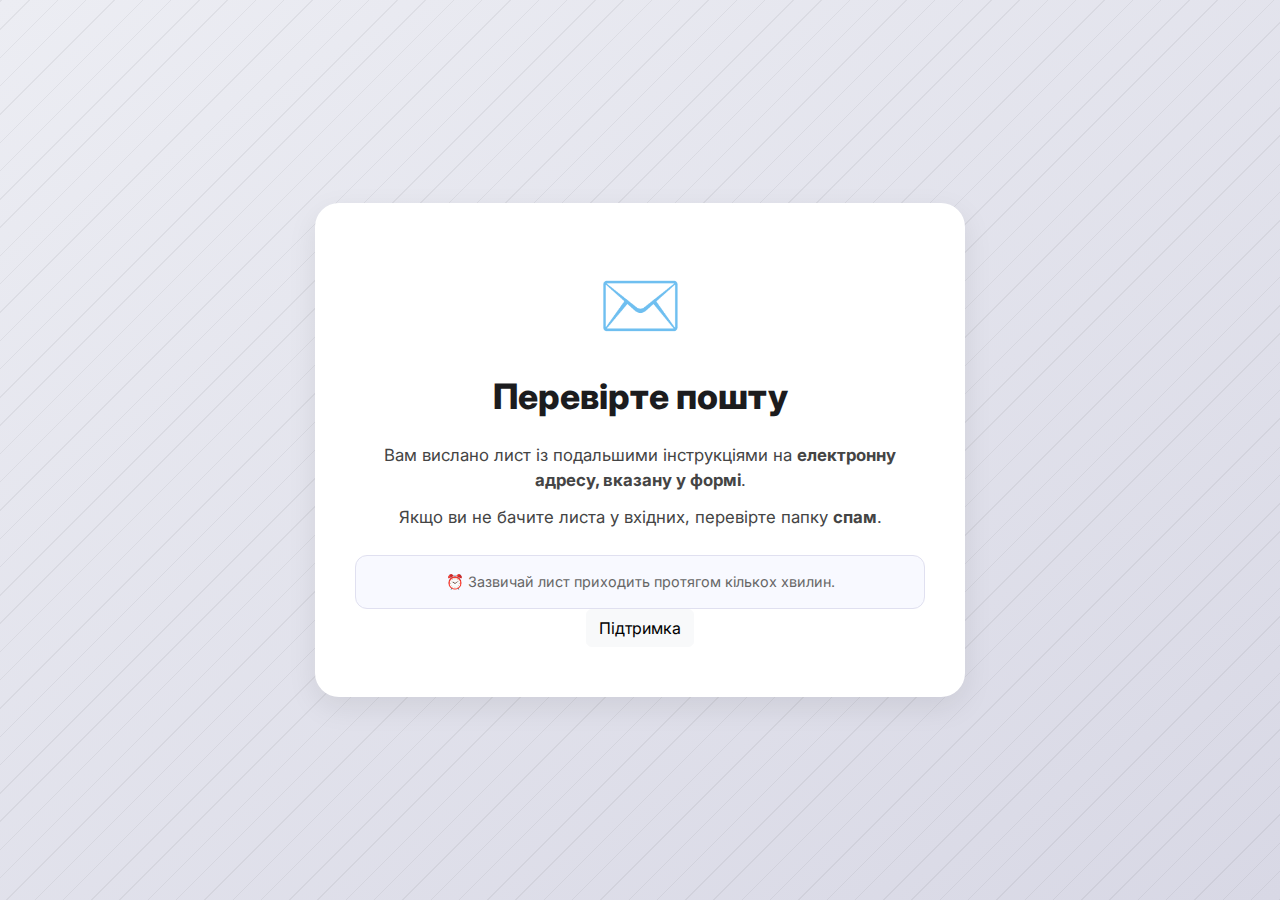
<file: form-end.html>
<!DOCTYPE html>
<html lang="uk">
<head>
<meta charset="UTF-8">
<meta name="viewport" content="width=device-width, initial-scale=1.0">
<title>Перевірте пошту</title>
<link href="https://cdn.jsdelivr.net/npm/bootstrap@5.3.2/dist/css/bootstrap.min.css" rel="stylesheet">
<link href="https://fonts.googleapis.com/css2?family=Inter:wght@400;600;700;800&display=swap" rel="stylesheet">
<style>
body{
  background:
    repeating-linear-gradient(-45deg, rgba(0,0,0,0.05), rgba(0,0,0,0.05) 1px, transparent 1px, transparent 20px),
    linear-gradient(150deg, #ecedf3 0%, #d8d8e5 100%);
  font-family: "Inter", sans-serif;
  display: flex;
  justify-content: center;
  align-items: center;
  min-height: 100vh;
  padding: 20px;
}
.container{
  max-width: 650px;
  background: #fff;
  border-radius: 24px;
  padding: 50px 40px;
  box-shadow: 0 10px 30px rgba(0,0,0,0.08);
  text-align: center;
}
h1{
  font-weight: 800;
  font-size: 2.2rem;
  color: #1c1c1e;
  margin-bottom: 25px;
}
.status-icon{
  font-size: 68px;
  color: #007aff;
  margin-bottom: 20px;
}
p{
  font-size: 1.05rem;
  color: #444;
  margin-bottom: 12px;
}
.note{
  font-size: 0.9rem;
  color: #666;
  margin-top: 25px;
  padding: 15px;
  background: #f8f9ff;
  border-radius: 12px;
  border: 1px solid #e0e0f0;
}
.support-btn{
  display: inline-block;
  margin-top: 25px;
  background: #0d6efd;
  color: #fff;
  padding: 10px 18px;
  border-radius: 6px;
  text-decoration: none;
  font-weight: 500;
  transition: all 0.2s ease;
}
.support-btn:hover{
  background: #0b5ed7;
  color: #fff;
}
</style>
</head>
<body>
  <div class="container">
    <div class="status-icon">✉️</div>
    <h1>Перевірте пошту</h1>
    <p>Вам вислано лист із подальшими інструкціями на <b>електронну адресу, вказану у формі</b>.</p>
    <p>Якщо ви не бачите листа у вхідних, перевірте папку <b>спам</b>.</p>
    <div class="note">
      ⏰ Зазвичай лист приходить протягом кількох хвилин.
    </div>

    <!-- Кнопка підтримки -->
    <a href="https://forms.gle/j2hVu45YumxtGspE7" target="_blank" class="btn btn-light">
      Підтримка
    </a>
  </div>
</body>
</html>
</file>
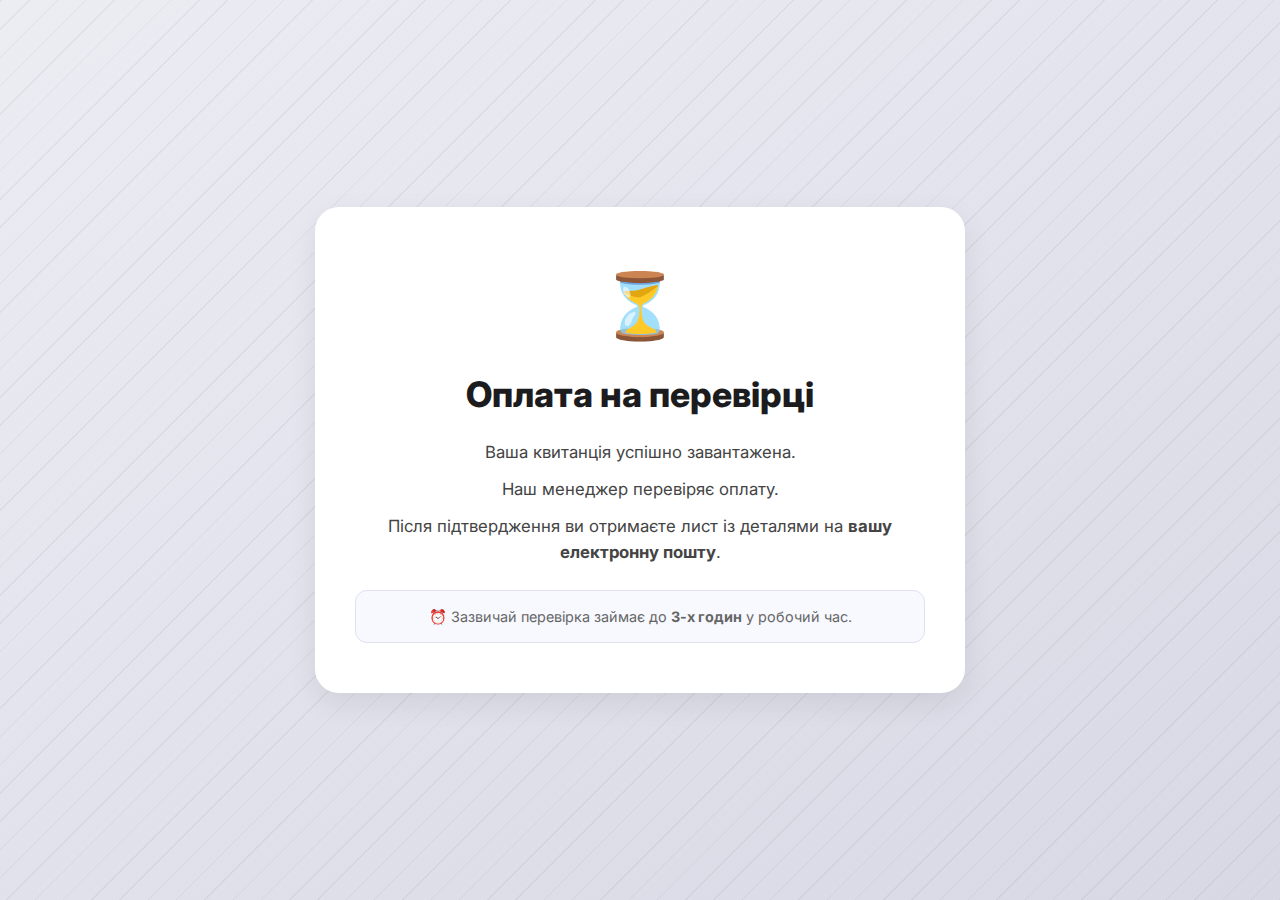
<file: thank-you-page.html>
<!DOCTYPE html>
<html lang="uk">
<head>
<meta charset="UTF-8">
<meta name="viewport" content="width=device-width, initial-scale=1.0">
<title>Оплата на перевірці</title>
<link href="https://cdn.jsdelivr.net/npm/bootstrap@5.3.2/dist/css/bootstrap.min.css" rel="stylesheet">
<link href="https://fonts.googleapis.com/css2?family=Inter:wght@400;600;700;800&display=swap" rel="stylesheet">
<style>
body{
  background:
    repeating-linear-gradient(-45deg, rgba(0,0,0,0.05), rgba(0,0,0,0.05) 1px, transparent 1px, transparent 20px),
    linear-gradient(150deg, #ecedf3 0%, #d8d8e5 100%);
  font-family: "Inter", sans-serif;
  display: flex;
  justify-content: center;
  align-items: center;
  min-height: 100vh;
  padding: 20px;
}
.container{
  max-width: 650px;
  background: #fff;
  border-radius: 24px;
  padding: 50px 40px;
  box-shadow: 0 10px 30px rgba(0,0,0,0.08);
  text-align: center;
}
h1{
  font-weight: 800;
  font-size: 2.2rem;
  color: #1c1c1e;
  margin-bottom: 25px;
}
.status-icon{
  font-size: 64px;
  color: #007aff;
  margin-bottom: 20px;
}
p{
  font-size: 1.05rem;
  color: #444;
  margin-bottom: 12px;
}
.note{
  font-size: 0.9rem;
  color: #666;
  margin-top: 25px;
  padding: 15px;
  background: #f8f9ff;
  border-radius: 12px;
  border: 1px solid #e0e0f0;
}
</style>
</head>
<body>
  <div class="container">
    <div class="status-icon">⏳</div>
    <h1>Оплата на перевірці</h1>
    <p>Ваша квитанція успішно завантажена.</p>
    <p>Наш менеджер перевіряє оплату.</p>
    <p>Після підтвердження ви отримаєте лист із деталями на <b>вашу електронну пошту</b>.</p>
    <div class="note">
      ⏰ Зазвичай перевірка займає до <b>3-х годин</b> у робочий час.
    </div>
  </div>
</body>
</html>
</file>
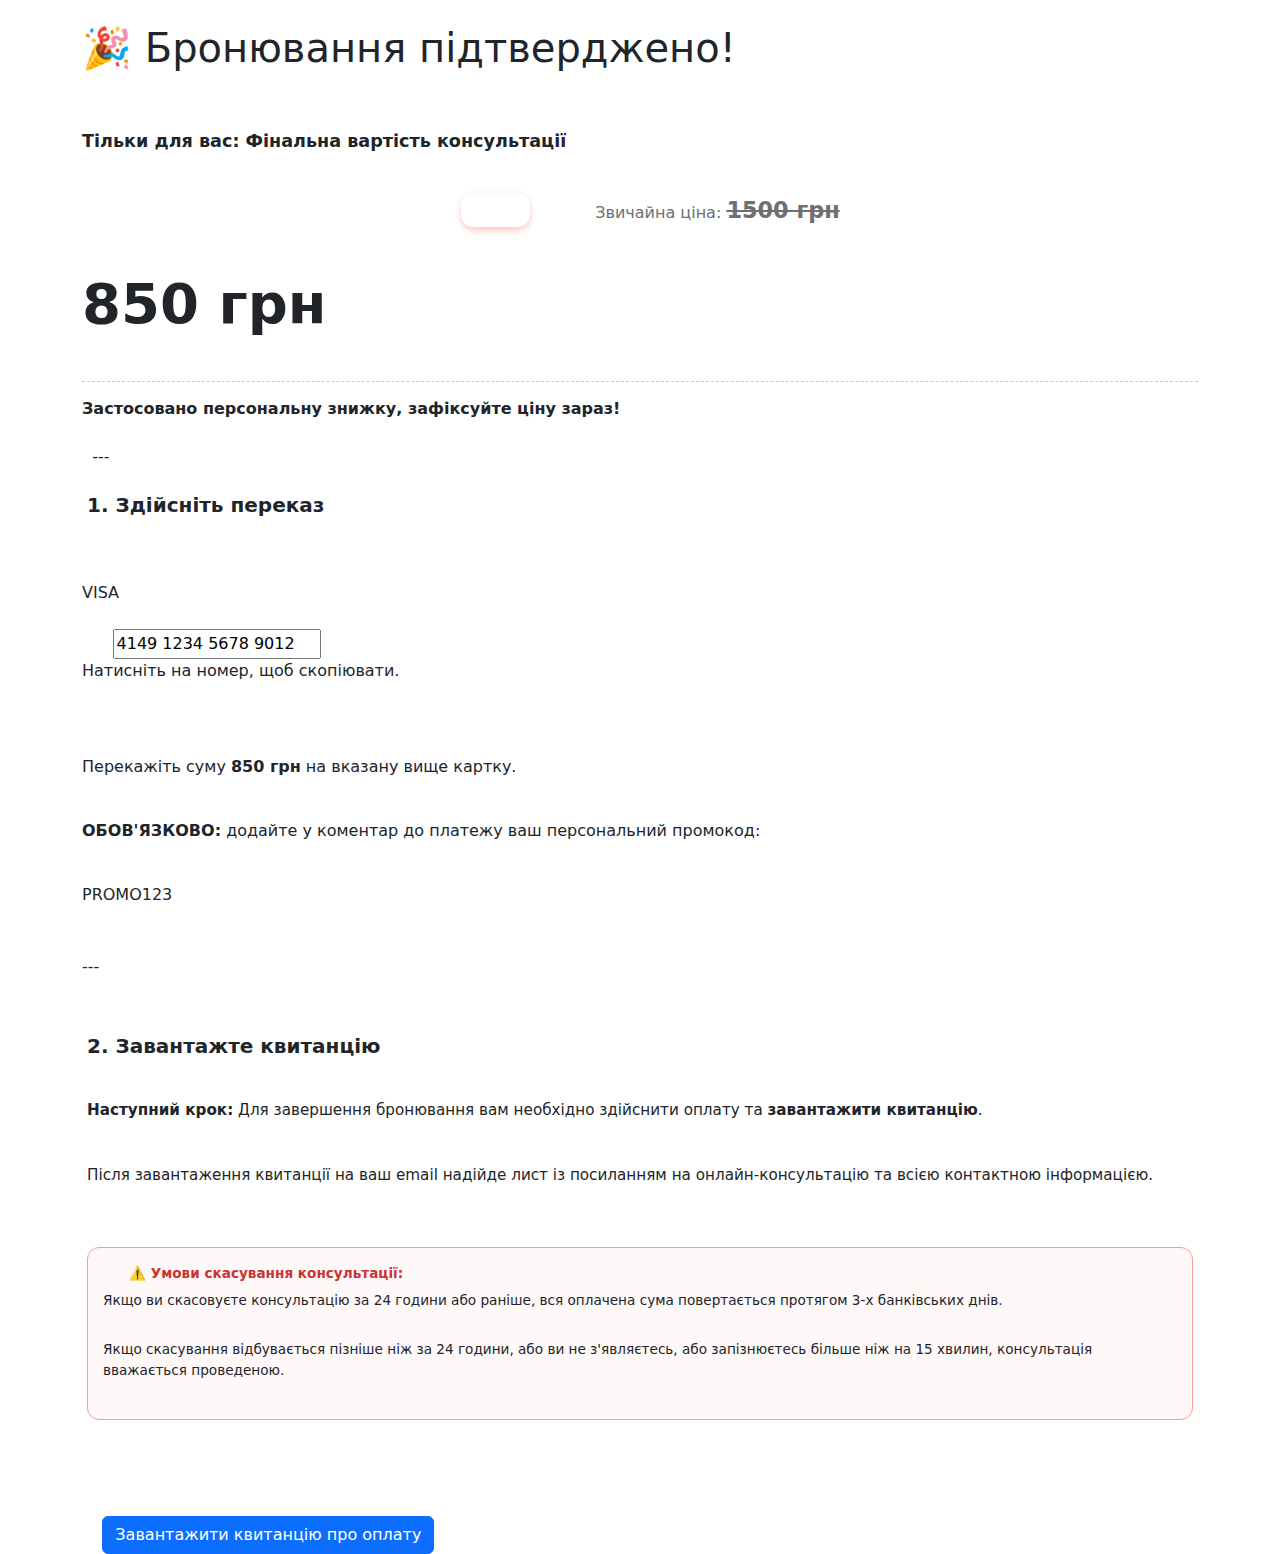
<file: form/payment.html>
<!DOCTYPE html>
<html lang="uk">
<head>
<meta charset="UTF-8">
<meta name="viewport" content="width=device-width, initial-scale=1.0">
<title>Дякуємо за бронювання - Оплата</title>
<link href="https://cdn.jsdelivr.net/npm/bootstrap@5.3.2/dist/css/bootstrap.min.css" rel="stylesheet">
<link href="https://fonts.googleapis.com/css2?family=Inter:wght@400;600;700;800&family=Space+Mono:wght@400;700&display=swap" rel="stylesheet">
<style>
/* --- Box-sizing --- */
* { box-sizing: border-box; }

/* --- CSS Variables --- */
:root{
  --color-background-start: #ecedf3;
  --color-background-end: #d8d8e5;
  --color-card-bg: #ffffff;
  --color-text-main: #1c1c1e;
  --color-accent-blue: #007aff;
  --color-light-blue-bg: #f0f7ff;
  --color-promo-bg-start: #e1e9ff;
  --color-promo-bg-end: #f5f8ff;
  --color-border-light: #e0e0e8;
  --color-shadow: rgba(0,0,0,0.08);
  --color-price-final: #c70039;
  --color-discount-badge: #ff3b30;
  --card-gradient-start: linear-gradient(135deg,#2b6df6,#1fb7ff);
  --card-gradient-soft: linear-gradient(135deg,#2d66f5,#66c1ff);
}

/* --- Global Styles --- */
body{
  background:
    repeating-linear-gradient(-45deg, rgba(0,0,0,0.05), rgba(0,0,0,0.05) 1px, transparent 1px, transparent 20px),
    linear-gradient(150deg, var(--color-background-start) 0%, var(--color-background-end) 100%);
  font-family: "Inter", -apple-system, BlinkMacSystemFont, "SF Pro Text", "Helvetica Neue", Arial, sans-serif;
  color: var(--color-text-main);
  line-height: 1.6;
  padding: 40px 20px;
  min-height: 100vh;
  display: flex;
  justify-content: center;
  align-items: center;
}

/* --- Container --- */
.container{
  max-width: 740px;
  width: 90%;
  background: var(--color-card-bg);
  border-radius: 28px;
  padding: 40px 45px;
  box-shadow: 0 10px 30px var(--color-shadow);
  text-align: center;
  margin: 0 auto;
}

/* --- Headers --- */
h1{
  font-weight: 800;
  margin-bottom: 35px;
  font-size: 2.4rem;
  color: var(--color-text-main);
  text-shadow: 0 1px 0 rgba(255,255,255,0.7);
}

/* --- Price Block (Блок знижки - конверсійний) --- */
.price-block{
  background: linear-gradient(135deg, var(--color-promo-bg-start), var(--color-promo-bg-end));
  border-radius: 24px;
  padding: 30px 20px;
  box-shadow: 0 8px 25px rgba(0, 122, 255, 0.12);
  border: 1px solid #a8c4ff;
  max-width: 450px;
  margin: 0 auto 40px auto;
}
.price-label { font-size: 1.1rem; font-weight: 800; margin-bottom: 15px; color: var(--color-accent-blue); }
.price-old-details { display:flex; justify-content:center; align-items:center; gap:15px; margin-bottom:10px; }
.discount-badge { background-color: var(--color-discount-badge); color:#fff; font-weight:700; padding:5px 12px; border-radius:12px; font-size:1rem; box-shadow:0 3px 6px rgba(255,59,48,0.3); }
.original-price-info { font-size:1rem; color:#6e6e73; }
.price-old { text-decoration: line-through; font-weight:600; font-size:1.4rem; }
.price-new-wrapper { margin-top:15px; padding-bottom:10px; }
.price-new { font-size:3.5rem; font-weight:900; color:var(--color-price-final); line-height:1; }
.discount-note { font-size:1rem; color:var(--color-text-main); font-weight:600; margin-top:15px; padding-top:15px; border-top:1px dashed #c8c8d3; margin-bottom:0; }
.discount-note strong { color: var(--color-accent-blue); }


/* --- Card Action Block (Головний блок дії - новий, менш яскравий) --- */
.card-action-block{
  border-radius: 20px;
  padding: 0;
  margin-bottom: 30px;
  text-align: center;
  max-width: 480px;
  margin-left: auto;
  margin-right: auto;
}

/* --- Визуальная карта (новый стиль для поля номера) --- */
.card-visual{
  --card-w: 420px;
  max-width: var(--card-w);
  margin: 0 auto;
  background: linear-gradient(135deg,#0f4b8a,#1ea6ff); /* стильна градиент-карта */
  border-radius: 14px;
  padding: 18px 18px 16px 18px;
  color: #fff;
  text-align: left;
  box-shadow: 0 12px 30px rgba(16,94,255,0.18), 0 2px 6px rgba(0,0,0,0.12);
  position: relative;
  overflow: hidden;
  border: 1px solid rgba(255,255,255,0.08);
}

/* маленький чип */
.card-chip{
  width: 44px;
  height: 30px;
  border-radius: 4px;
  background: linear-gradient(180deg, rgba(255,255,255,0.95), rgba(255,255,255,0.75));
  box-shadow: inset 0 1px 0 rgba(255,255,255,0.6);
  margin-bottom: 12px;
}

/* бренд карты */
.card-brand{
  position: absolute;
  right: 14px;
  top: 14px;
  font-weight: 700;
  opacity: 0.95;
  font-size: 0.95rem;
  letter-spacing: 0.6px;
}

/* Поле номера — оформлено как input */
.card-number-input{
  display: block;
  width: 100%;
  border: none;
  outline: none;
  background: transparent;
  color: #fff;
  font-family: "Space Mono", ui-monospace, SFMono-Regular, Menlo, Monaco, "Roboto Mono", monospace;
  font-size: 1.6rem;
  font-weight: 700;
  letter-spacing: 2px;
  padding: 6px 0 10px 0;
  caret-color: #ffe;
}

/* Когда поле пустое — показываем точки (placeholder стилизован) */
.card-number-input::placeholder{
  color: rgba(255,255,255,0.6);
  font-weight:700;
}

/* --- Інструкція до платежу (під карткою) --- */
.payment-instruction-block {
  background: var(--color-light-blue-bg); /* Блакитний фон для інструкції */
  border-radius: 0 0 20px 20px;
  border: 1px solid var(--color-border-light);
  border-top: none;
  padding: 18px 25px;
  margin-top: -10px; /* Трохи накладається на картку */
  position: relative;
  z-index: 1;
  text-align: left;
}
.payment-instruction-block p {
  margin-bottom: 5px;
  font-size: 0.95rem;
  font-weight: 600;
}
.payment-instruction-block strong {
  color: var(--color-price-final); /* Червоний акцент на сумі */
}
.promo-code-box {
  display: inline-block;
  background-color: #fff;
  color: var(--color-accent-blue);
  font-weight: 800;
  font-size: 1.05rem;
  padding: 4px 10px;
  border-radius: 8px;
  border: 1px solid var(--color-accent-blue);
  margin-top: 10px;
  cursor: pointer; /* Додано курсор для клікабельності */
}


/* --- Payment & Warning --- */
.payment-text { font-size: 0.95rem; line-height: 1.6; text-align: left; margin-top: 30px; padding: 0 5px; }
.payment-text b { color: var(--color-accent-blue); }
.warning-box { margin-top: 20px; padding: 15px; background-color: #fff8f8; border: 1px solid #ff9999; border-radius: 12px; font-size: 0.85rem; }
.warning-box b { color: #cc3333; }

/* --- Button --- */
.btn-primary{
  border-radius: 16px;
  font-weight: 700;
  background-color: var(--color-accent-blue);
  border-color: var(--color-accent-blue);
  padding: 16px 20px;
  font-size: 1.1rem;
  transition: background-color 0.2s, box-shadow 0.2s, transform 0.1s;
  box-shadow: 0 8px 20px rgba(0,122,255,0.3);
  width: 100%;
}
.btn-primary:hover { background-color: #0066cc; border-color: #0066cc; box-shadow: 0 10px 25px rgba(0,122,255,0.4); transform: translateY(-1px); }
.btn-primary:active { transform: translateY(1px); }

/* --- Media Queries --- */
@media (max-width: 767px){
  .container{ width: 100%; padding: 20px; border-radius: 0; box-shadow: none; }
  h1{ font-size: 32px; }
  .card-visual{ --card-w: 100%; border-radius: 8px; padding: 14px; }
  .card-number-input{ font-size: 1.35rem; letter-spacing: 1.4px; }
  .payment-instruction-block { border-radius: 0 0 15px 15px; }
}
@media (max-width: 576px){
  .container{ width: 100%; padding: 15px; border-radius: 0; }
  h1{ font-size: 30px; }
  .card-number-input{ font-size: 1.4rem; }
}
</style>
</head>
<body>
<div class="container">
  <h1>🎉 Бронювання підтверджено!</h1>

    <div class="price-block">
    <div class="price-label">Тільки для вас: Фінальна вартість консультації</div>
    <div class="price-old-details">
        <div class="discount-badge">-43%</div>
        <div class="original-price-info">Звичайна ціна: <span class="price-old">1500 грн</span></div>
    </div>
    <div class="price-new-wrapper"><div class="price-new">850 грн</div></div>
    <p class="discount-note">Застосовано <strong>персональну знижку</strong>, зафіксуйте ціну зараз!</p>
  </div>
  
---
 
    <div class="card-action-block">
    <h2 class="h5 text-start mb-3" style="font-weight:700; padding-left:5px; color:var(--color-text-main);">1. Здійсніть переказ</h2>

        <div class="card-visual" role="group" aria-label="Номер картки для оплати">
      <div class="card-brand">VISA</div>
      <div class="card-chip" aria-hidden="true"></div>

      <input
        id="cardNumberInput"
        class="card-number-input"
        type="text"
        inputmode="none"
        maxlength="19"
        value="4149 1234 5678 9012"
        aria-label="Номер картки"
        readonly
      />

      <div class="card-number-hint">Натисніть на номер, щоб скопіювати.</div>
    </div>
    
        <div class="payment-instruction-block">
      <p>Перекажіть суму <strong>850 грн</strong> на вказану вище картку.</p>
      <p><strong>ОБОВ'ЯЗКОВО:</strong> додайте у коментар до платежу ваш персональний промокод:</p>
      <div class="promo-code-box" id="promoCodeBox">PROMO123</div>
    </div>
  </div>

---

  <div class="payment-text">
    <h2 class="h5 text-start mb-3" style="font-weight:700; color:var(--color-text-main);">2. Завантажте квитанцію</h2>
    <p><b>Наступний крок:</b> Для завершення бронювання вам необхідно здійснити оплату та <b>завантажити квитанцію</b>.</p>
    <p>Після завантаження квитанції на ваш email надійде лист із посиланням на онлайн-консультацію та всією контактною інформацією.</p>
    <div class="warning-box">
      <b>⚠️ Умови скасування консультації:</b>
      <p style="margin:5px 0;">Якщо ви скасовуєте консультацію за 24 години або раніше, вся оплачена сума повертається протягом 3-х банківських днів.</p>
      <p style="margin:0;">Якщо скасування відбувається пізніше ніж за 24 години, або ви не з'являєтесь, або запізнюєтесь більше ніж на 15 хвилин, консультація вважається проведеною.</p>
    </div>
  </div>

  <div class="mt-5">
    <a href="#" class="btn btn-primary" id="uploadReceiptBtn">Завантажити квитанцію про оплату</a>
  </div>
</div>

<script>
// Скрипт для копіювання номера картки
const cardNumberInput = document.getElementById('cardNumberInput');
cardNumberInput.addEventListener('click', (e) => {
  // Для input з атрибутом readonly
  cardNumberInput.select();
  // Перевірка, чи доступний Clipboard API (більш сучасний)
  if (navigator.clipboard && navigator.clipboard.writeText) {
    navigator.clipboard.writeText(cardNumberInput.value).then(() => {
      alert("Номер картки скопійовано: " + cardNumberInput.value);
    }).catch(err => {
      // Використовуємо стару команду, якщо Clipboard API не вдалося
      document.execCommand('copy');
      alert("Номер картки скопійовано: " + cardNumberInput.value);
    });
  } else {
    document.execCommand('copy');
    alert("Номер картки скопійовано: " + cardNumberInput.value);
  }
});

// Скрипт для копіювання промокоду
const promoCodeBox = document.getElementById('promoCodeBox');
promoCodeBox.addEventListener('click', (e) => {
  // Використовуємо сучасний Clipboard API
  navigator.clipboard.writeText(promoCodeBox.textContent.trim()).then(() => {
    const originalText = promoCodeBox.textContent;
    promoCodeBox.textContent = 'Скопійовано!';
    setTimeout(() => { promoCodeBox.textContent = originalText; }, 1000);
  }, () => {
    // Fallback для старих браузерів: використовуємо alert, оскільки немає прямого доступу
    alert("Промокод PROMO123 скопіюйте вручну.");
  });
});


// Скрипт для кнопки завантаження
document.getElementById("uploadReceiptBtn").addEventListener('click', (e)=>{
  e.preventDefault();
  alert("Тут можна додати логіку завантаження квитанції. Після успішного завантаження, на ваш email прийде лист із посиланням на консультацію.");
});
</script>
</body>
</html>
</file>
